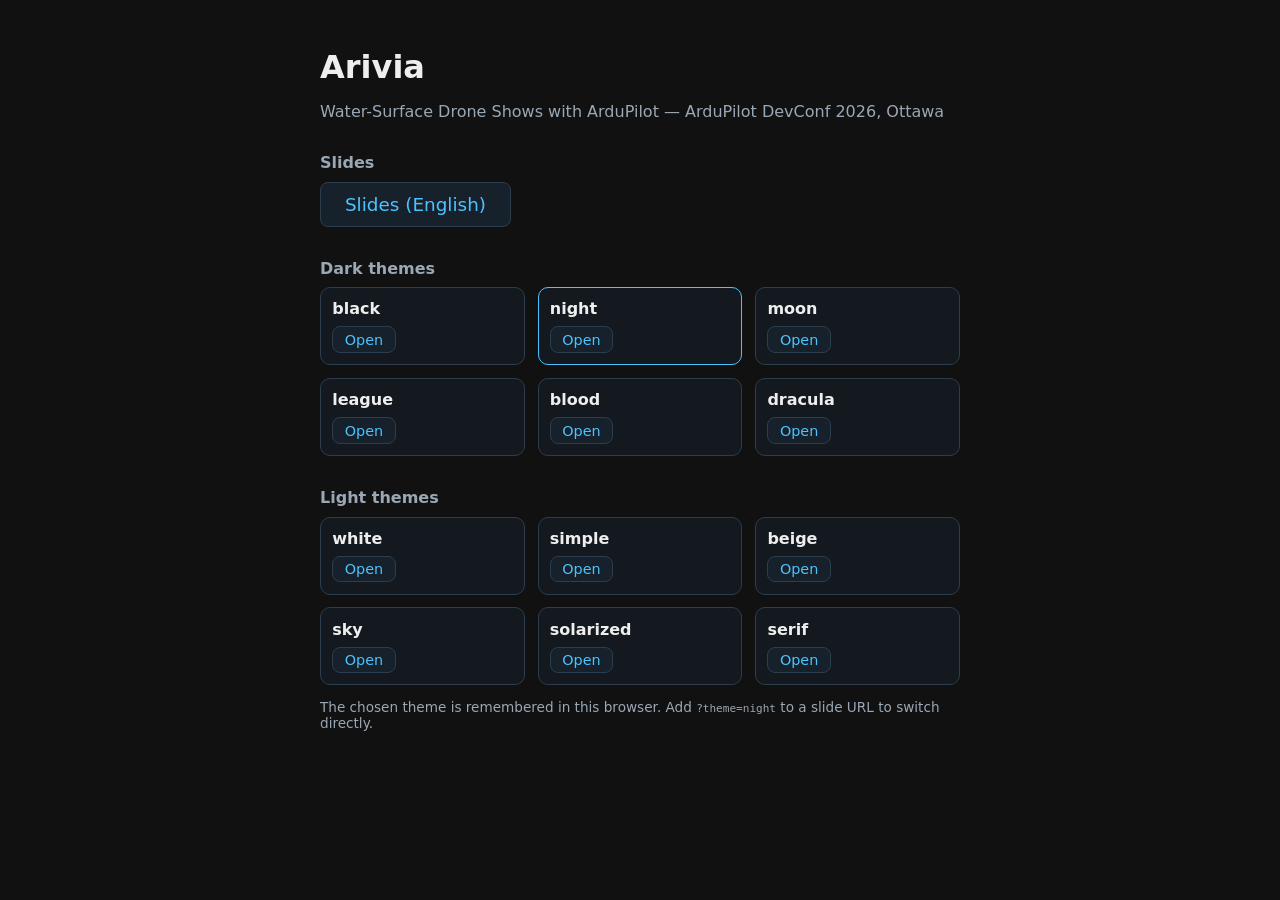
<file: index.html>
<!doctype html>
<html lang="en">
<head>
<meta charset="utf-8">
<meta name="viewport" content="width=device-width, initial-scale=1">
<title>Arivia: Water-Surface Drone Shows with ArduPilot</title>
<style>
  body { font-family: system-ui, sans-serif; background:#111; color:#eee; max-width:40em; margin:3em auto; padding:0 1em; }
  h1 { margin-bottom:.2em; }
  h2 { font-size:1em; color:#9aa7b4; font-weight:600; margin:2em 0 .6em; }
  p { color:#9aa7b4; }
  .btn { display:inline-block; padding:.45em 1em; border-radius:8px; border:1px solid #2c3e4e; background:#16212b;
         color:#4cc3ff; text-decoration:none; font-size:1em; }
  .btn:hover, .btn:focus-visible { background:#1f3142; border-color:#4cc3ff; }
  .btn.main { font-size:1.15em; padding:.6em 1.3em; }
  .row { display:flex; flex-wrap:wrap; gap:.6em; }
  .themes { display:grid; grid-template-columns:repeat(auto-fill, minmax(11em, 1fr)); gap:.8em; }
  .card { border:1px solid #2c3e4e; border-radius:10px; padding:.7em; background:#14191f; }
  .card b { display:block; margin-bottom:.5em; }
  .card .btn { padding:.3em .8em; font-size:.9em; margin-right:.3em; }
  .card.on { border-color:#4cc3ff; }
</style>
</head>
<body>
<h1>Arivia</h1>
<p>Water-Surface Drone Shows with ArduPilot — ArduPilot DevConf 2026, Ottawa</p>

<h2>Slides</h2>
<div class="row">
  <a class="btn main" href="en-2/">Slides (English)</a>
</div>

<h2>Dark themes</h2>
<div class="themes" id="dark"></div>
<h2>Light themes</h2>
<div class="themes" id="light"></div>
<p style="font-size:.85em">The chosen theme is remembered in this browser. Add <code>?theme=night</code> to a slide URL to switch directly.</p>

<script>
  var T = { dark: ['black','night','moon','league','blood','dracula'],
            light: ['white','simple','beige','sky','solarized','serif'] };
  var cur = 'night';
  try { cur = localStorage.getItem('arivia-theme') || cur; } catch (e) {}
  Object.keys(T).forEach(function (g) {
    var box = document.getElementById(g);
    T[g].forEach(function (t) {
      var d = document.createElement('div');
      d.className = 'card' + (t === cur ? ' on' : '');
      d.innerHTML = '<b>' + t + '</b>' +
        '<a class="btn" href="en-2/?theme=' + t + '">Open</a>';
      box.appendChild(d);
    });
  });
</script>
</body>
</html>
</file>
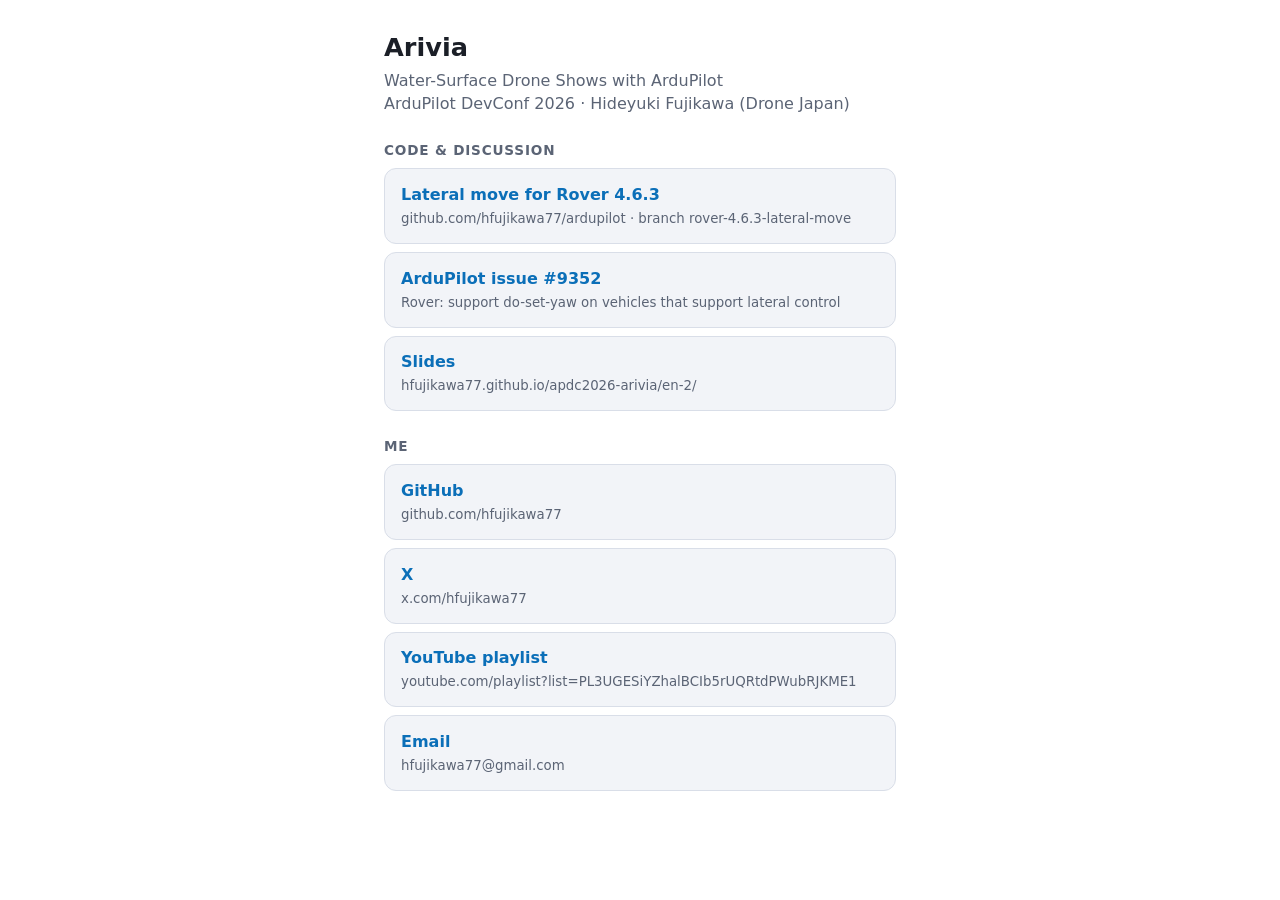
<file: links/index.html>
<!doctype html>
<html lang="en">
<head>
<meta charset="utf-8">
<meta name="viewport" content="width=device-width, initial-scale=1">
<title>Arivia · links</title>
<style>
  :root { --bg:#fff; --fg:#1b1f27; --muted:#5b6475; --card:#f2f4f8; --line:#d9dee8; --accent:#0b6fb8; }
  @media (prefers-color-scheme: dark) { :root { --bg:#14161c; --fg:#f2f2f2; --muted:#9aa3b2; --card:#1e222b; --line:#2c313c; --accent:#4fc3f7; } }
  * { box-sizing:border-box; }
  body { margin:0; background:var(--bg); color:var(--fg); font-family:system-ui,-apple-system,"Segoe UI",Roboto,"Noto Sans JP",sans-serif; line-height:1.45; }
  main { max-width:34rem; margin:0 auto; padding:1.5rem 16px 3rem; }
  h1 { font-size:1.6rem; margin:.2em 0 .1em; }
  .sub { color:var(--muted); margin:0 0 1.4rem; }
  h2 { font-size:.85rem; letter-spacing:.06em; text-transform:uppercase; color:var(--muted); margin:1.6rem 0 .5rem; }
  a.link { display:block; padding:.85rem 1rem; margin:.5rem 0; background:var(--card); border:1px solid var(--line); border-radius:12px; color:var(--fg); text-decoration:none; }
  a.link b { display:block; color:var(--accent); }
  a.link small { color:var(--muted); word-break:break-all; }
</style>
</head>
<body>
<main>
  <h1>Arivia</h1>
  <p class="sub">Water-Surface Drone Shows with ArduPilot<br>ArduPilot DevConf 2026 · Hideyuki Fujikawa (Drone Japan)</p>

  <h2>Code &amp; discussion</h2>
  <a class="link" href="https://github.com/hfujikawa77/ardupilot/tree/rover-4.6.3-lateral-move"><b>Lateral move for Rover 4.6.3</b><small>github.com/hfujikawa77/ardupilot · branch rover-4.6.3-lateral-move</small></a>
  <a class="link" href="https://github.com/ArduPilot/ardupilot/issues/9352"><b>ArduPilot issue #9352</b><small>Rover: support do-set-yaw on vehicles that support lateral control</small></a>
  <a class="link" href="https://hfujikawa77.github.io/apdc2026-arivia/en-2/"><b>Slides</b><small>hfujikawa77.github.io/apdc2026-arivia/en-2/</small></a>

  <h2>Me</h2>
  <a class="link" href="https://github.com/hfujikawa77"><b>GitHub</b><small>github.com/hfujikawa77</small></a>
  <a class="link" href="https://x.com/hfujikawa77"><b>X</b><small>x.com/hfujikawa77</small></a>
  <a class="link" href="https://www.youtube.com/playlist?list=PL3UGESiYZhalBCIb5rUQRtdPWubRJKME1"><b>YouTube playlist</b><small>youtube.com/playlist?list=PL3UGESiYZhalBCIb5rUQRtdPWubRJKME1</small></a>
  <a class="link" href="mailto:hfujikawa77@gmail.com"><b>Email</b><small>hfujikawa77@gmail.com</small></a>
</main>
</body>
</html>
</file>
